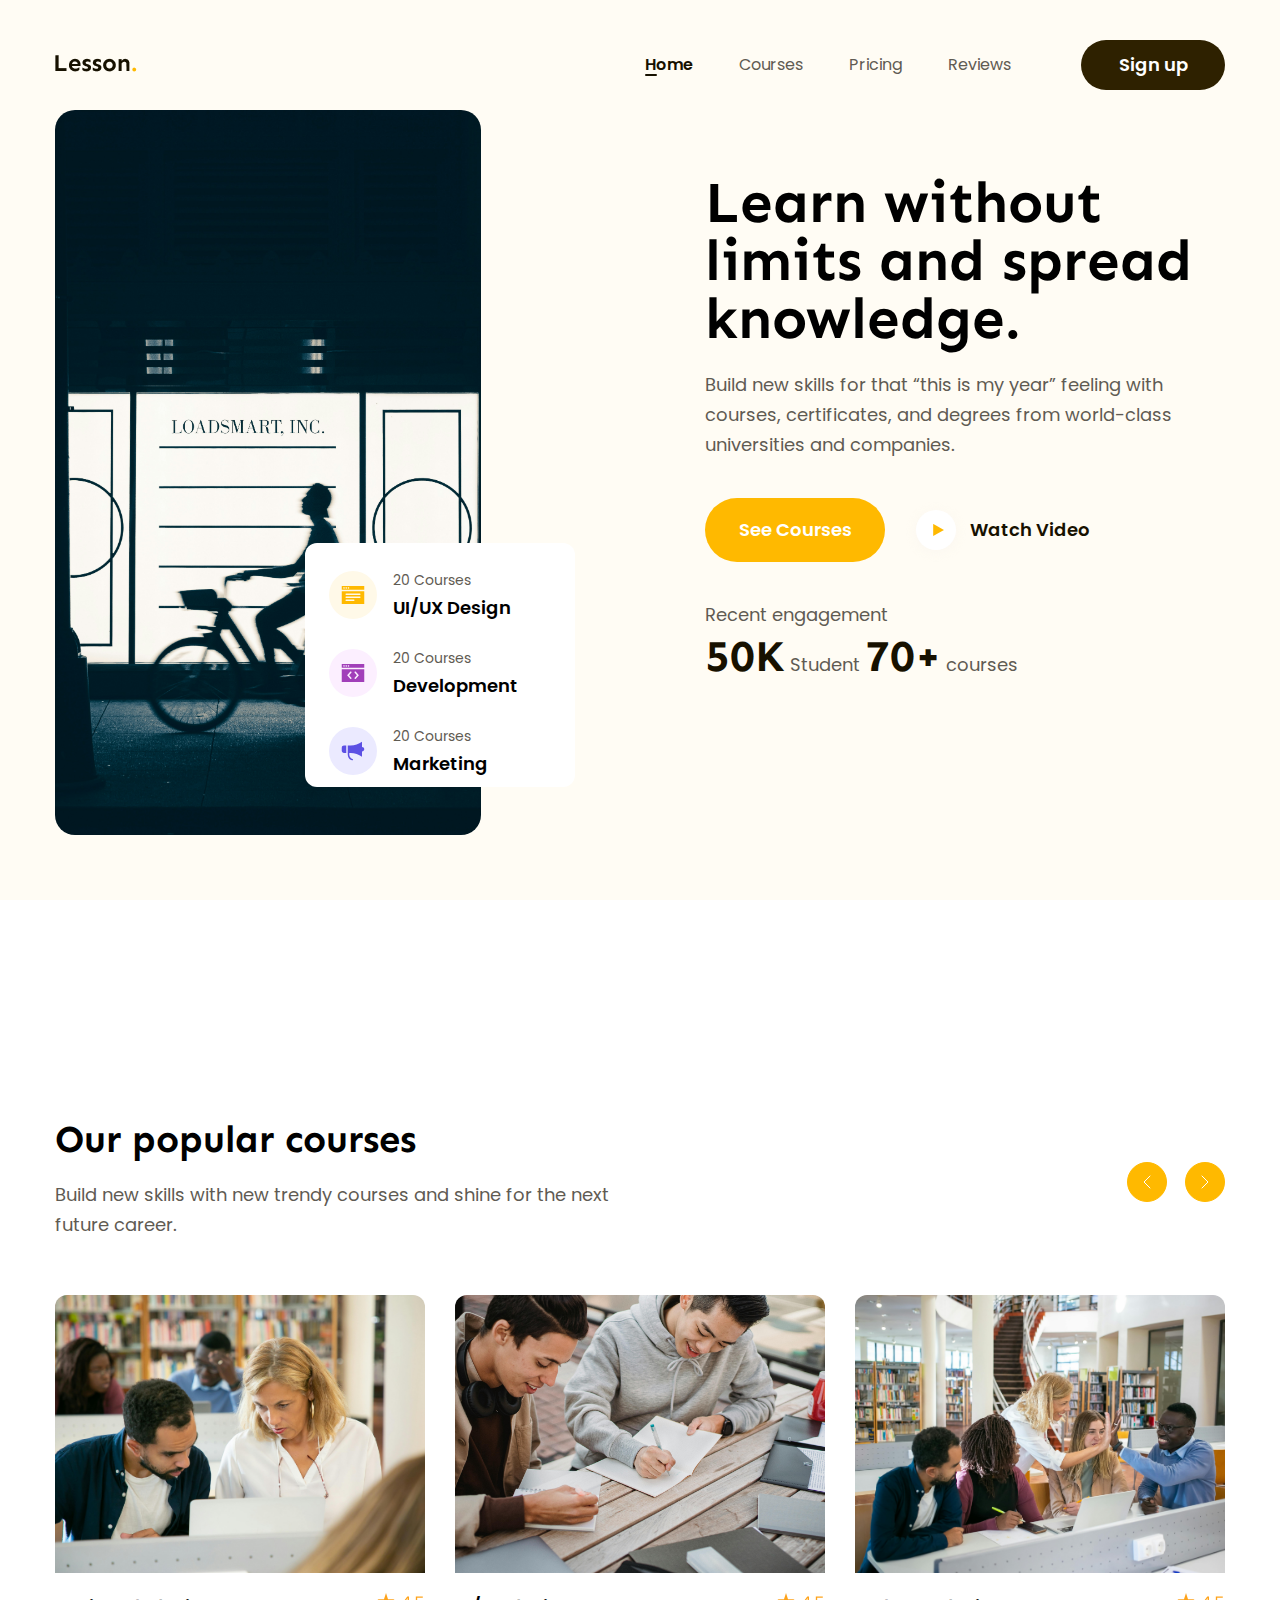
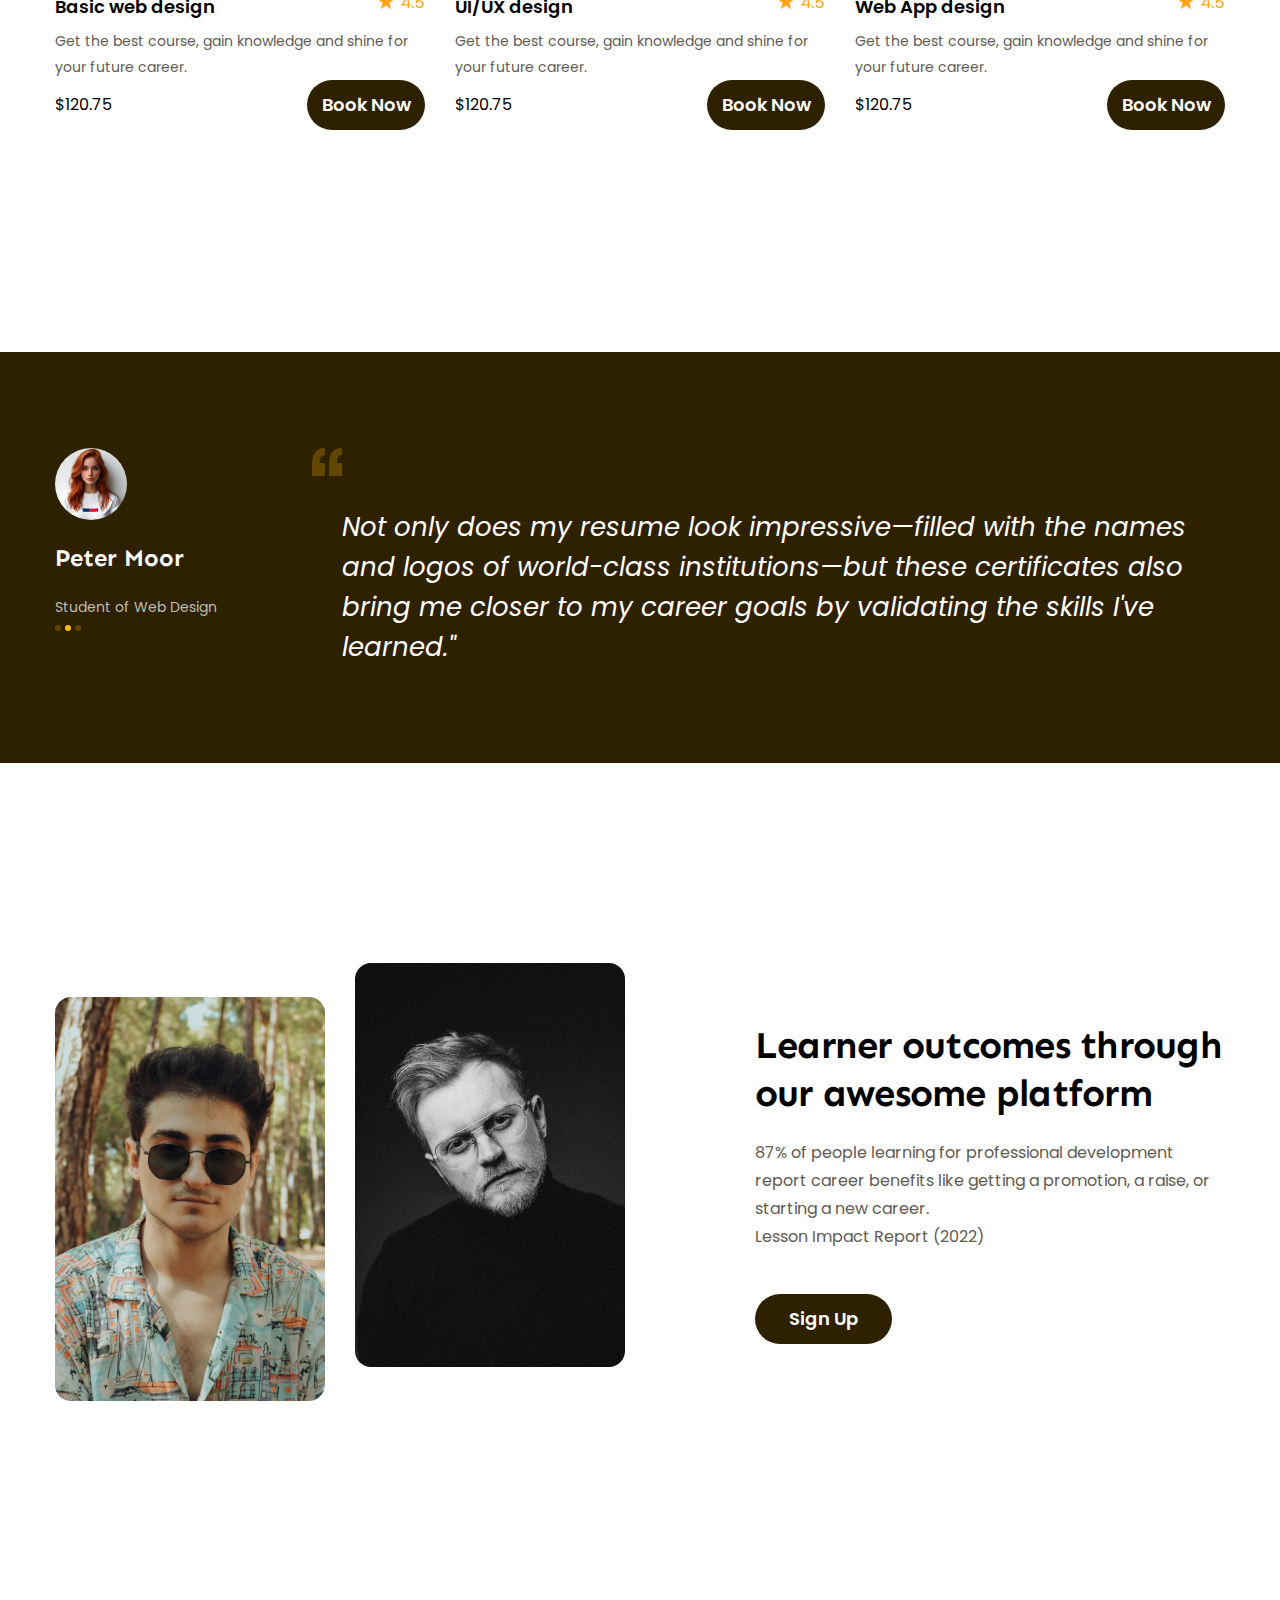
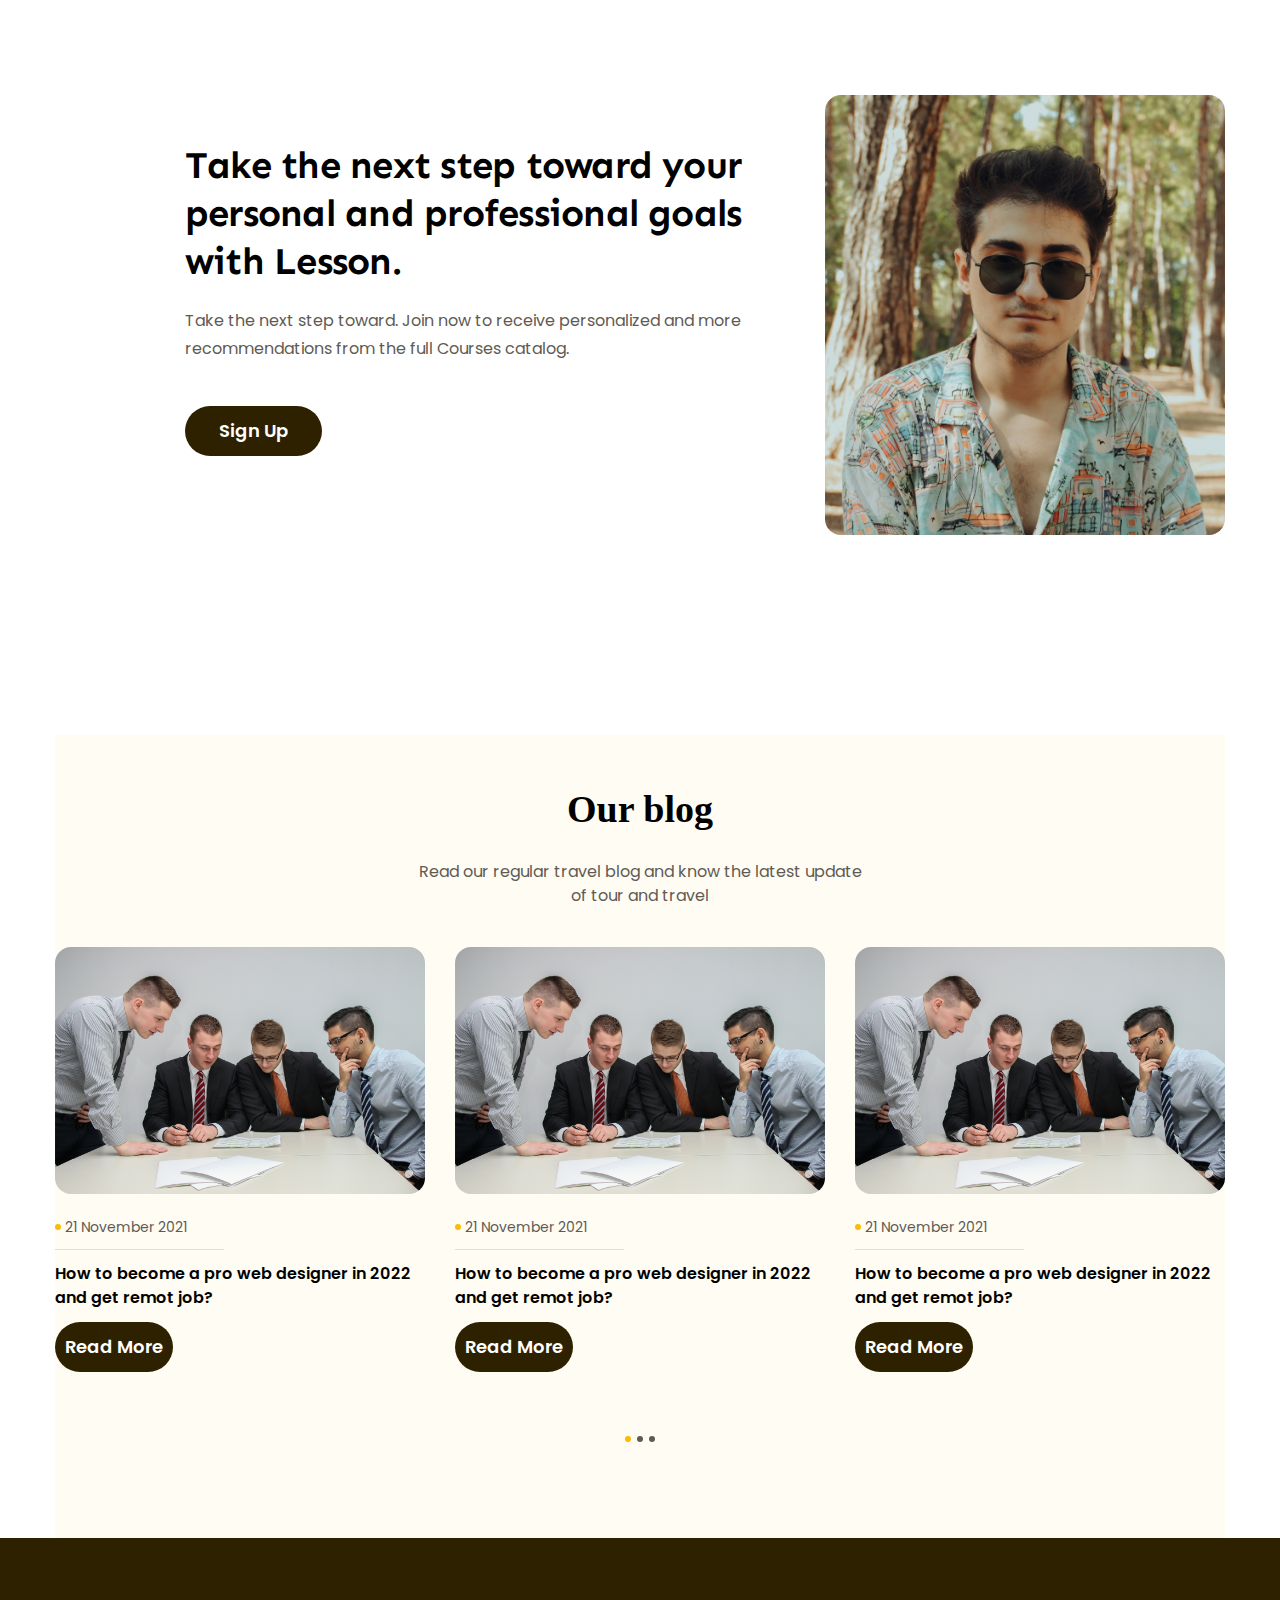
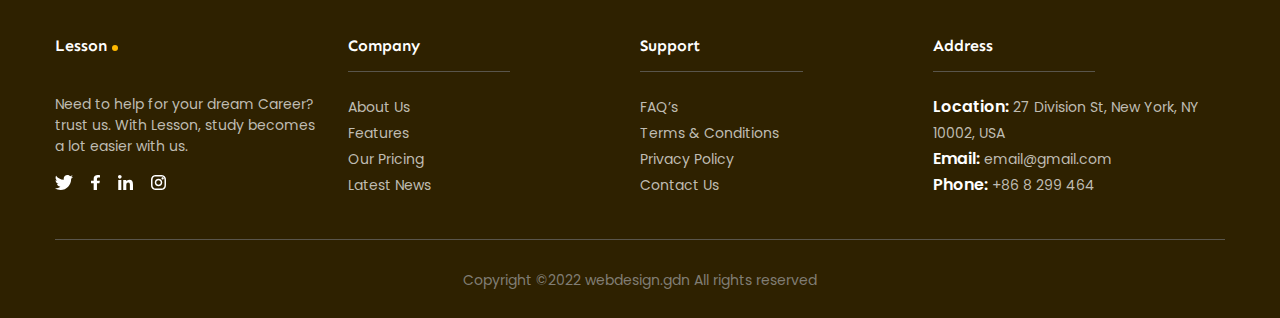
<file: index.html>
<!DOCTYPE html>
<html lang="en">
    <head>
        <meta charset="UTF-8" />
        <meta name="viewport" content="width=device-width, initial-scale=1.0" />
        <title>Project-2</title>
        <!-- reset  css -->
        <link rel="stylesheet" href="./static/css/reset.css" />
        <!-- style -->
        <link rel="stylesheet" href="./static/css/style.css" />
        <!-- embedding language -->
        <link rel="preconnect" href="https://fonts.googleapis.com" />
        <link rel="preconnect" href="https://fonts.gstatic.com" crossorigin />
        <link
            href="https://fonts.googleapis.com/css2?family=Host+Grotesk:ital,wght@0,300..800;1,300..800&family=Lato:ital,wght@0,100;0,300;0,400;0,700;0,900;1,100;1,300;1,400;1,700;1,900&family=Montserrat:ital,wght@0,100..900;1,100..900&family=Poppins:ital,wght@0,100;0,200;0,300;0,400;0,500;0,600;0,700;0,800;0,900;1,100;1,200;1,300;1,400;1,500;1,600;1,700;1,800;1,900&family=Roboto:ital,wght@0,100;0,300;0,400;0,500;0,700;0,900;1,100;1,300;1,400;1,500;1,700;1,900&display=swap"
            rel="stylesheet"
        />
        <link rel="preconnect" href="https://fonts.gstatic.com" crossorigin />
        <link
            href="https://fonts.googleapis.com/css2?family=Host+Grotesk:ital,wght@0,300..800;1,300..800&family=Lato:ital,wght@0,100;0,300;0,400;0,700;0,900;1,100;1,300;1,400;1,700;1,900&family=Montserrat:ital,wght@0,100..900;1,100..900&family=Poppins:ital,wght@0,100;0,200;0,300;0,400;0,500;0,600;0,700;0,800;0,900;1,100;1,200;1,300;1,400;1,500;1,600;1,700;1,800;1,900&family=Roboto:ital,wght@0,100;0,300;0,400;0,500;0,700;0,900;1,100;1,300;1,400;1,500;1,700;1,900&family=Sen:wght@400..800&display=swap"
            rel="stylesheet"
        />
        <!-- body -->
    </head>
    <body>
        <!-- header -->
        <header class="header">
            <div class="content">
                <nav class="navigation">
                    <a href="#!"
                        ><img
                            src="./static/image/icons.png"
                            alt=""
                            class="icons"
                    /></a>
                    <div class="nav-child">
                        <a href="#!">Home</a>
                        <a href="#!">Courses</a>
                        <a href="#!">Pricing</a>
                        <a href="#!">Reviews</a>
                    </div>
                    <div class="login">
                        <a href="" class="btn nav">Sign up</a>
                    </div>
                </nav>
            </div>
        </header>
        <main style="height: 50000">
            <!-- hero -->
            <div class="hero">
                <div class="content">
                    <div class="body">
                        <div class="thumb">
                            <img
                                class="images"
                                src="./static/image/thumb-1.jpg"
                                alt=""
                            />
                            <div class="stats">
                                <div class="box">
                                    <div class="row-second">
                                        <img
                                            src="./static/image/group-1.svg"
                                            alt=""
                                        />
                                        <div class="row-second-child">
                                            <p class="desc">20 Courses</p>
                                            <strong>UI/UX Design</strong>
                                        </div>
                                    </div>
                                </div>
                                <div class="box">
                                    <div class="row-second">
                                        <img
                                            src="./static/image/group-2.svg"
                                            alt=""
                                        />
                                        <div class="row-second-child">
                                            <p class="desc">20 Courses</p>
                                            <strong>Development</strong>
                                        </div>
                                    </div>
                                </div>
                                <div class="box">
                                    <div class="row-second">
                                        <img
                                            src="./static/image/group-3.svg"
                                            alt=""
                                        />
                                        <div class="row-second-child">
                                            <p class="desc">20 Courses</p>
                                            <strong>Marketing</strong>
                                        </div>
                                    </div>
                                </div>
                            </div>
                        </div>
                        <div class="info">
                            <h1 class="title lv1">
                                Learn without limits and spread knowledge.
                            </h1>
                            <p class="desc">
                                Build new skills for that “this is my year”
                                feeling with courses, certificates, and degrees
                                from world-class universities and companies.
                            </p>
                            <div class="row">
                                <a href="#!" class="btn course">See Courses</a>
                                <a href="#!" class="btn video">
                                    <div class="box">
                                        <img
                                            src="./static/image/Polygon 2.svg"
                                            alt=""
                                        />
                                    </div>
                                    <span>Watch Video</span></a
                                >
                            </div>
                            <div class="row last">
                                <p class="desc">Recent engagement</p>
                                <p class="desc">
                                    <strong>50K</strong> Student
                                    <strong>70+</strong> courses
                                </p>
                            </div>
                        </div>
                    </div>
                </div>
                </div>
                <!-- popular -->
                <div class="popular">
                <div class="content">
                    <div class="body-top">
                        <div class="info-head">
                            <h2 class="title lv2">Our popular courses</h2>
                            <p class="desc">Build new skills with new trendy courses and shine for the next future career.</p>
                        </div>
                        <div class="control">
                            <button class="control-btn">
                                <svg width="8" height="14" viewBox="0 0 8 14" fill="none" xmlns="http://www.w3.org/2000/svg">
                                    <path d="M7 1L1 7L7 13" stroke="currentColor" stroke-linecap="round" stroke-linejoin="round"/>
                                    </svg>
                                    
                            </button>
                        
                            <button class="control-btn">
                                <svg width="8" height="14" viewBox="0 0 8 14" fill="none" xmlns="http://www.w3.org/2000/svg">
                                    <path d="M1 1L7 7L1 13" stroke="currentColor" stroke-linecap="round" stroke-linejoin="round"/>
                                    </svg>                                    
                            </button>
                        </div>
                    </div>
                    <div class="list">
                        <div class="list-items">
                            <img src="./static/image/course-1.jpg" class="img thumb"></img>
                            <div class="title-header">
                                <strong class="product" >Basic web design</strong>
                                <img class="rate" src="./static/image/Rating.svg" alt="">
                            </div>
                            <p class="desc">Get the best course, gain knowledge and shine for your future career.</p>
                            <div class="row">
                                <strong class="price">$120.75</strong>
                                <a href="#!" class="btn control-product">Book Now</a>
                            </div>
                        </div>
                        <div class="list-items">
                            <img src="./static/image/course-2.jpg" class="img thumb"></img>
                            <div class="title-header">
                                <strong  class="product" >UI/UX design</strong>
                                <img class="rate" src="./static/image/Rating.svg" alt="">
                            </div>
                            <p class="desc">Get the best course, gain knowledge and shine for your future career.</p>
                            <div class="row">
                                <strong class="price">$120.75</strong>
                                <a href="#!" class="btn control-product">Book Now</a>
                            </div>
                        </div>
                        <div class="list-items">
                            <img src="./static/image/course-3.jpg" class="img thumb"></img>
                            <div class="title-header">
                                <strong  class="product">Web App design</strong>
                                <img class="rate" src="./static/image/Rating.svg" alt="">
                            </div>
                            <p class="desc">Get the best course, gain knowledge and shine for your future career.</p>
                            <div class="row">
                                <strong class="price">$120.75</strong>
                                <a href="#!" class="btn control-product">Book Now</a>
                            </div>
                        </div>
                    </div>
                </div>
                </div>
                <!-- feedback -->
                 <div class="feedback">
                    <div class="content">
                        <div class="feedback-list">
                            <div class="feedback-item">
                                <div class="info">
                                    <img class="avatar" src="./static/image/ui-face.jpg" alt="">
                                    <p class="title">Peter Moor</p>
                                    <p class="desc">Student of Web Design</p>
                                    <div class="dots">
                                        <span class="dot active"></span>
                                        <span class="dot "></span>
                                        <span class="dot"></span>
                                    </div>
                                </div>
                                <div class="content-child">
                                    <img src="./static/image/note.svg" alt="">
                                    <blockquote>Not only does my resume look impressive—filled with the names and logos of world-class institutions—but these certificates also bring me closer to my career goals by validating the skills I've learned." </blockquote>
                                </div>
                            </div>
                            <div class="feedback-item">
                                <div class="info">
                                    <img class="avatar" src="./static/image/ui-face.jpg" alt="">
                                    <p class="title">Peter Moor</p>
                                    <p class="desc">Student of Web Design</p>
                                    <div class="dots">
                                        <span class="dot"></span>
                                        <span class="dot active"></span>
                                        <span class="dot"></span>
                                    </div>
                                </div>
                                <div class="content-child">
                                    <img src="./static/image/note.svg" alt="">
                                    <blockquote>Not only does my resume look impressive—filled with the names and logos of world-class institutions—but these certificates also bring me closer to my career goals by validating the skills I've learned." </blockquote>
                                </div>
                            </div>
                            <div class="feedback-item">
                                <div class="info">
                                    <img class="avatar" src="./static/image/ui-face.jpg" alt="">
                                    <p class="title">Peter Moor</p>
                                    <p class="desc">Student of Web Design</p>
                                    <div class="dots">
                                        <span class="dot"></span>
                                        <span class="dot "></span>
                                        <span class="dot active"></span>
                                    </div>
                                </div>
                                <div class="content-child">
                                    <img src="./static/image/note.svg" alt="">
                                    <blockquote>Not only does my resume look impressive—filled with the names and logos of world-class institutions—but these certificates also bring me closer to my career goals by validating the skills I've learned." </blockquote>
                                </div>
                            </div>
                        </div>
                    </div>
                 </div>

                <!-- featured -->
                 <div class="featured">
                    <div class="content">
                        <div class="thumb">
                            <img src="./static/image/featured-1.jpg" alt="" class="images">
                            <img src="./static/image/featured-2.jpg" alt="" class="images">
                        </div>
                        <div class="info">
                            <h2 class="title">Learner outcomes through our awesome platform</h2>
                            <p class="desc">87% of people learning for professional development report career benefits like getting a promotion, a raise, or starting a new career.</p>
                            <p class="desc">Lesson Impact Report (2022)</p>
                            <a href="" class="btn">Sign Up</a>
                        </div>
                    </div>
                 </div>
                 <!-- featured-2 -->
                 <div class="featured second">
                    <div class="content">
                        <div class="thumb">
                            <img src="./static/image/featured-1.jpg" alt="" class="images">
                        </div>
                        <div class="info">
                            <h2 class="title">Take the next step toward your personal and professional goals with Lesson.</h2>
                            <p class="desc">Take the next step toward. Join now to receive personalized  and more recommendations from the full Courses catalog.</p>
                            <a href="" class="btn">Sign Up</a>
                        </div>
                    </div>
                 </div>
                <!-- blog -->
                 <div class="blog">
                    <div class="content">
                        <div class="info">
                            <h2 class="title">Our blog</h2>
                            <p class="desc">Read our regular travel blog and know the latest update of tour and travel</p>
                        </div>
                        <div class="blog-list">
                            <div class="blog-item">
                                <img src="./static/image/work-1.jpg" alt="" class="images">
                                <p class="desc">21 November 2021</p>
                                <strong class="desc-strong">How to become a pro web designer in 2022 and get remot job?</strong>
                                <a href="" class="btn">Read More </a>
                            </div>
                            <div class="blog-item">
                                <img src="./static/image/work-1.jpg" alt="" class="images">
                                <p class="desc">21 November 2021</p>
                                <strong class="desc-strong">How to become a pro web designer in 2022 and get remot job?</strong>
                                <a href="" class="btn">Read More </a>
                            </div>
                            <div class="blog-item">
                                <img src="./static/image/work-1.jpg" alt="" class="images">
                                <p class="desc">21 November 2021</p>
                                <strong class="desc-strong">How to become a pro web designer in 2022 and get remot job?</strong>
                                <a href="" class="btn">Read More </a>
                            </div>
                            <!-- blog-item2 -->
                            <div class="blog-item">
                                <img src="./static/image/work-1.jpg" alt="" class="images">
                                <p class="desc">21 November 2021</p>
                                <strong class="desc-strong">How to become a pro web designer in 2022 and get remot job?</strong>
                                <a href="" class="btn">Read More </a>
                            </div>
                            <div class="blog-item">
                                <img src="./static/image/work-1.jpg" alt="" class="images">
                                <p class="desc">21 November 2021</p>
                                <strong class="desc-strong">How to become a pro web designer in 2022 and get remot job?</strong>
                                <a href="" class="btn">Read More </a>
                            </div>
                            <div class="blog-item">
                                <img src="./static/image/work-1.jpg" alt="" class="images">
                                <p class="desc">21 November 2021</p>
                                <strong class="desc-strong">How to become a pro web designer in 2022 and get remot job?</strong>
                                <a href="" class="btn">Read More </a>
                            </div>
                            <!-- blog-item3 -->
                            <div class="blog-item">
                                <img src="./static/image/work-1.jpg" alt="" class="images">
                                <p class="desc">21 November 2021</p>
                                <strong class="desc-strong">How to become a pro web designer in 2022 and get remot job?</strong>
                                <a href="" class="btn">Read More </a>
                            </div>
                            <div class="blog-item">
                                <img src="./static/image/work-1.jpg" alt="" class="images">
                                <p class="desc">21 November 2021</p>
                                <strong class="desc-strong">How to become a pro web designer in 2022 and get remot job?</strong>
                                <a href="" class="btn">Read More </a>
                            </div>
                            <div class="blog-item">
                                <img src="./static/image/work-1.jpg" alt="" class="images">
                                <p class="desc">21 November 2021</p>
                                <strong class="desc-strong">How to become a pro web designer in 2022 and get remot job?</strong>
                                <a href="" class="btn">Read More </a>
                            </div>
                            
                        </div>
                        <div class="dots">
                            <div class="dot active"></div>
                            <div class="dot"></div>
                            <div class="dot"></div>
                        </div>
                    </div>
                 </div>
        </main>
        <footer>
            <div class="content">
                <div class="column">
                    <h3 class="title first">Lesson <span class="dot second"></span></h3>
                    <ul class="list">
                        <li class="item">
                            <p class="desc">Need to help for your dream Career? trust us. With Lesson, study becomes a lot easier with us.</p>
                        </li>
                    </ul>
                    <div class="social">
                        <div class="item-box">
                            <a href="#!"><img src="./static/image/Twitter.svg" alt="" class="icon"></a>
                        </div>
                        <div class="item-box">
                            <a href="#!"><img src="./static/image/Facebook.svg" alt="" class="icon"></a>
                        </div>
                        <div class="item-box">
                            <a href="#!"><img src="./static/image/linked_in.svg" alt="" class="icon"></a>
                        </div>
                        <div class="item-box">
                            <a href="#!"><img src="./static/image/Instagram.svg" alt="" class="icon"></a>
                        </div>
                    </div>
                </div>
                <div class="column">
                    <h3 class="title">Company</h3>
                    <ul class="list">
                        <li class="item">
                            <p class="desc">About Us</p>
                        </li>
                        <li class="item">
                            <p class="desc">Features</p>
                        </li>
                        <li class="item">
                            <p class="desc">Our Pricing</p>
                        </li>
                        <li class="item">
                            <p class="desc">Latest News</p>
                        </li>
                    </ul>
                </div>
                
                <div class="column">
                    <h3 class="title">Support</h3>
                    <ul class="list">
                        <li class="item">
                            <p class="desc">FAQ’s</p>
                        </li>
                        <li class="item">
                            <p class="desc">Terms & Conditions</p>
                        </li>
                        <li class="item">
                            <p class="desc">Privacy Policy</p>
                        </li>
                        <li class="item">
                            <p class="desc">Contact Us</p>
                        </li>
                    </ul>
                </div>

                <div class="column">
                    <h3 class="title">Address</h3>
                    <ul class="list">
                        <li class="item">
                            <p class="desc"><strong>Location:</strong> 27 Division St, New York, NY 10002, USA</p>
                        </li>
                        <li class="item">
                            <p class="desc"><a class="email-box" href="mailto:anhvo482004@gmail.com"><strong>Email:</strong> email@gmail.com</a></p>
                        </li>
                        <li class="item">
                            <p class="desc"><a class="email-box" href="tell:0868299464"><strong>Phone:</strong> +86 8 299 464</a></p>
                        </li>

                    </ul>
                </div>
                <div class="separate"></div>
            </div>
        </footer>
    </body>
</html>
</file>
<file: static/css/style.css>
*{
    padding: 0;
    margin: 0;
    box-sizing: border-box;
}
img{
    object-fit: cover;
}
html{
    font-size: 62.5%;
}
body{
    font-size: 1.6rem;
    font-family: "Poppins",sans-serif;
    scroll-behavior: smooth;
}
:root{
    --first-btn:#FFB900;
    --second-btn:##171100;
    --primary-color:#FFFCF4;
    --second-color:#2E2100;
    --second-font:"Sen", sans-serif;
}
/*------------------common------------------*/
.btn {
    display: inline-flex; 
    justify-content: center; 
    align-items: center;
    min-width: 118px;
    min-height: 50px;
    background: var(--first-btn);
    text-align: center;
    color: #FFFFFF;
    font-size: 1.8rem;
    font-weight: 600;
    line-height: 30px;
    border-radius: 25px;
    background-color: var(--second-color);
}
.btn:hover{
    opacity: 0.9;
}
a{
    text-decoration: none;
    color: #171100;
}
.desc{
    color: #5F5B53;
}
.title{
    font-family: var(--second-font);

    margin-bottom: 22px;
    word-wrap: break-word;
}
.lv1{
    font-size: 58px;
    font-weight: 700;
}
.lv2{
    font-size: 3.8rem;
    font-weight: 700;
}
/*------------------header------------------ */
.header{
    position: sticky;
    padding-top: 20px;
    top: -20px;
    min-height: 110px;
    max-width: 100vw;
    background: var(--primary-color); 
    z-index: 1;
}
.content{
    width: 1170px;
    margin: 0 calc((100vw - 1170px) / 2); 
}
.btn.nav:hover{
    background-color: var(--first-btn);
}
.navigation{
    padding-top: 20px;
    display: flex;
    align-items: center;
}
.nav-child{
    margin-left: auto;
}
.nav-child a{
    font-size: 1.6rem;
    font-weight: 400;
    line-height: 28px;
    color: #5F5B53;
}
.nav-child a:not(:last-child){
    margin-right: 42px;

}
.nav-child a:first-child{
    font-size: 1.6rem;
    font-weight: 600;
    line-height: 28px;
    color: #171100;
}
.nav-child a:first-child{
    position: relative;
    
}
.nav-child a:first-child::after{
    display: inline-block;
    position: absolute;
    bottom: 0;
    left: 0;
    content: "";
    width: 12px;
    height: 2px;
    background: #171100;
    border-radius: 1px;
}
.login{
    padding: 0 0 0 70px;
}

.btn.nav{
    width: 144px;
}
/*------------------hero------------------ */
.hero{
    height: calc(100vh - 110px);
    background: var(--primary-color);
}
.hero .body{
    display: flex;
    height: calc(100vh - 110px - 65px);
}
.hero .thumb , .hero .info{
    width: 50%;
    max-width: 50%;
    height: 100%;
}
.hero  .thumb{
    position: relative;
    vertical-align: bottom;
}
.hero .btn.course{
    background-color: var(--first-btn);
}
.hero .thumb .images {
    position: absolute;
    top: 0;
    left: 0;
    width: 82%; 
    height: 100%; 
    max-width: 685px;
    border-radius: 20px;
}
.thumb .stats{
    position: absolute;
    bottom: 48px;
    right: 0;
    width: 270px;
    height: 244px;
    border-radius: 12px;
    background: #FFFFFF;
}
.hero .row-second{
    display: flex;
    gap: 4px 16px;
    align-items: center;
}
.hero .row-second img{
    height: 48px;
    width: 48px;
}
.box{
    padding-top: 24px;
    padding-left: 24px;
}
.box + .box{
    padding-top: 22px;
}
.box strong{
    font-size: 1.8rem;
    font-weight: 600;
    line-height: 30px;
}
.box .desc
{
    font-size: 1.4rem;
    font-weight: 400;
    line-height: 26px;
}
.hero .info{
    margin-top: 64px;
    margin-left: 130px;
}


.hero .info .desc{
    font-size: 1.8rem;
    font-weight: 400;
    line-height: 30px;
    margin-bottom: 38px;
    word-wrap: break-word;
}
.hero .row{
    display: flex;
    align-items: center;
    margin-bottom: 38px;
}
.hero .row  .btn{
    width: 180px;
    height: 64px;
    border-radius: 32px;
}
.hero .row .btn:first-child{
    margin-right: 28px;
}
.hero .row .btn:last-child img{
    width: 12px;
    height: 12px;
    position: absolute;
    top: 50%;
    right: 30%;
    transform: translateY(-50%);
}
.hero .row .btn.video{
    display: flex;
    justify-content: center;
    align-items: center;
    background: var(--primary-color);
}
.hero .row .btn.video:hover{
    border: 1px solid #171100;
}
.hero .row .btn:last-child span{
    margin-left: 14px;
    font-size: 1.8rem;
    font-weight: 600;
    color: #171100;
}
.hero .btn .box{
    display: flex;
    justify-content: center;
    align-items: center;
    position: relative;
    background: #fff;
    width: 40px;
    height: 40px;
    border-radius: 999px;
    box-shadow: 0 2px 10px 2px rgb(244,241,234,0.3);
}
.hero .row.last {
    display: flex;
    flex-wrap: wrap; /* Cho phép phần tử xuống dòng */
}

.hero .row.last > .desc {
    width: 100%; 
}
.hero .row.last .desc:first-child{
    margin-bottom: 0;
}
.hero .row.last > .desc > strong{
    font-family: var(--second-font);
    font-size: 4.4rem;
    font-weight: 700;
    line-height: 54px;
    color: #171100;
    
}
/*------------------popular------------------ */
.popular{
    margin-top: 160px;
}
.popular .content{
    padding-top: 60px;
}
.body-top{
    display: flex;
}
.body-top .info-head{
    width: 50%;
}
.body-top .control{
    display: flex;
    gap: 18px;
    margin-left: auto;
    margin-top: 42px;
}
.popular .desc{
    font-size: 1.8rem;
    font-weight: 400;
    line-height: 30px;
}
.popular .control-btn{
    display: flex;
    justify-content: center;
    align-items: center;
    width: 40px;
    height: 40px;
    border: 1px solid var(--first-btn);
    border-radius: 999px;
    background-color: var(--first-btn);
    color: #fff;
    cursor: pointer;
}
.popular .control-btn:hover{
    background-color: #fff;
    color: var(--first-btn);
}
.popular .list{
    margin-top: 55px;
    display: flex;
    gap: 30px;
}
.popular .list-items{
    flex: 1;
    border-radius: 12px;
}
.popular .list-items .img.thumb{
    width: 100%;
    border-top-left-radius: 12px;
    border-top-right-radius: 12px;
    height: 278px;
}
.popular .title-header{
    display: flex;
    justify-content: space-between;
    align-items: center;

}
.popular .title-header .rate{
    object-fit: contain;
}
.popular .list .product{
    font-size: 1.8rem;
    font-weight: 600;
    line-height: 30px;
    margin: 16px 0 6px;
}
.popular .list .desc{
    font-size: 1.4rem;
    font-weight: 400;
    line-height: 26px;
}
.popular .row{
    display: flex;
    justify-content: space-between;
    align-items: center;
    padding-bottom: 22px;
}
.popular .btn.control-product:hover{
    background: var(--first-btn);
}
/*------------------feedback------------------ */
.feedback{
    margin-top: 200px;
    padding: 96px 0;
    background: #2E2100;
}
.feedback .feedback-list .feedback-item{
    display: flex;
}
.feedback .avatar{
    width: 72px;
    height: 72px;
    border-radius: 50%;
    margin-bottom: 18px;
} 
.feedback .title{
    font-family: var(--second-font);
    font-size: 2.4rem;
    font-weight: 700;
    line-height: 1.4;
    color: #fff;
}
.feedback .desc{
    font-size: 1.4rem;
    font-weight: 400;
    line-height: 1.5;
    color: #BFBCB2;
}
.feedback .dot{
    display: inline-block;
    width: 6px;
    height: 6px;
    background-color: #634700;
    border-radius: 50%;
}
.feedback .dots .active{
    background: #FFB900;
}
.feedback .info{
    margin-left: auto;
    width: 64%;
}
.feedback blockquote{
    font-size: 2.6rem;
    font-style: italic;
    font-weight: 400;
    line-height: 40px;
    color: #fff;
    margin-left: 30px;
    margin-top: 28px;
}
.feedback .feedback-list{
    display: flex;
    overflow: hidden;
}
.feedback .feedback-item{
    width: 100%;
    flex-shrink: 0;
    transition: all 0.3s ease;
    transform: translateX(-100%);
}
/*------------------featured------------------ */
.featured{
    margin-top: 200px;
    padding-bottom: 60px;
}
.featured .content{
    display: flex;
}
.featured .images{
    width: 270px;
    height: 404px;
    border-radius: 16px;
}
.featured .images:first-child{
    margin-top: 34px;
}
.featured .thumb {
    gap: 30px;
    display: flex;
}
.featured .info  .title{
    font-family: var(--second-font);
    font-size: 3.8rem;
    font-weight: 700;
    line-height: 48px;
    letter-spacing: -0.02em;

}
.featured .info .desc{
font-size: 1.6rem;
font-weight: 400;
line-height: 28px;
}
.featured .info{
    display: flex;
    flex-direction: column;
    align-items: flex-start;
    justify-content: center;
    margin-left:130px;
}
.featured a.btn{
    margin-top: 43px;
    width: 137px;
}
.featured a.btn:hover{
    background: var(--first-btn);
}
/*------------------featured second------------------ */
.featured.second .content{
    flex-direction: row-reverse;
}
.featured.second  .info{
}
.featured.second .images{
    width: 400px;
    height: 440px;
}
/*------------------blog------------------ */
.blog{
    margin-top: 140px;
}
.blog .content{
    padding-top: 46px;
    background-color: var(--primary-color);
    padding-bottom: 96px;

}
.blog .title{
    font-family: --second-font;
    font-size: 3.8rem;
    font-weight: 700;
    line-height: 1.5;
    text-align: center;
}
.blog .info>.desc{
    text-align: center;
    font-size: 1.6rem;
    font-weight: 400;
    line-height: 1.5;
    width: 448px;
    margin: 16px auto;
}
.blog .images{
    width: 100%;
    border-radius: 16px;
    margin-bottom:8px ;
}
.blog .blog-list{
    width: 100%;
    gap: 30px;
    margin-top: 39px;
    display: flex;
    overflow: hidden;
}
.blog .blog-item{
    width: calc((100% - 60px) / 3);
    flex-shrink: 0;
    transition: all .3s ease;
    transform: translateX(calc(-100% - 30px)); 
    /* container  100% / 3 => 3 item  for  one item  is 30 px right-left  2*30 = 60px  => 100% - 60  / 3  => item kind  */
 }
.blog-item .desc{
    display: inline-flex;
    align-items: center;
    position: relative;
    font-size: 1.4rem;
    font-weight: 400;
    line-height: 1.5;
    padding: 12px 10px;
}
.blog-item .desc::before{
    position: absolute;
    left: 0;
    content: "";
    display: inline-block;
    width: 6px;
    height: 6px;
    border-radius: 50%;
    background: var(--first-btn);
}
.blog-item .desc::after{
    position: absolute;
    bottom: 0;
    left: 0;
    right: -27px;
    content: "";
    display: inline-block;
    height: 1px;
    background-color: #E2DFDA;
}
.blog-item .desc-strong{
    display: block;
    margin: 12px 0;
    font-size: 1.6rem;
    font-weight: 600;
    line-height: 1.5;
}
.blog .btn{
    width: 118px;
    margin-bottom: 28px;
}
.blog .dots{
    margin-top: 36px;
    display: flex;
    gap: 6px;
    justify-content: center;
}
.blog .btn:hover{
    background: var(--first-btn);
}
.blog .dot{
    width: 6px;
    height: 6px;
    border-radius: 50%;
    background-color: #5F5B53;
    cursor: pointer;
}
.blog .dots .active{
    background: #FFB900;
    cursor: default;
}
/*------------------footer------------------ */
footer{
    background-color: #2E2100;
}
footer .content{
    display: flex;
    flex-wrap: wrap;
    background: #2E2100;
    padding-bottom: 50px;
}
footer .column{
    padding: 96px 0 0;
    width: calc(100% / 4);
}
footer  .title{
    
    position: relative;
    color: #fff;
    font-size: 1.6rem;
    font-weight: 600;
    line-height: 1.5;
    padding-bottom: 14px;
}
footer  .title::before{
    content: "";
    position: absolute;
    bottom: 0;
    left: 0;
    right: 130px;
    height: 1px;
    background: #59554B;
}
footer .column .title.first::before{
    content: none;
}
footer .column .title.first .dot.second{
    display: inline-block;
    height: 6px;
    width: 6px;
    background: var(--first-btn);
    border-radius: 50%;
}
footer .column:first-child .desc{
    width: 267px;
    font-size: 1.4rem;
    font-weight: 400;
    line-height: 1.5;
}
footer .desc{
    color: #BFBCB2;
    font-size: 1.4rem;
    font-weight: 400;
    line-height: 26px;

}
footer .column strong{
    color: #ffffff;
    font-size: 1.6rem;
    font-weight: 600;
}
footer .column a.email-box{
    color: #BFBCB2;
}
footer .social{
    padding: 18px 0;
    display: flex;
    gap: 18px;
}
footer .separate{
    display: flex;
    width: 100%;
    height: 1px;
    background: #59554B;
    margin: 28px 0;
}
footer .separate::after{
    content: "Copyright ©2022 webdesign.gdn All rights reserved";
    color: #807D74;
    margin-top: 28px;
    font-size: 1.4rem;
    font-weight: 400;
    line-height: 26px;
    margin: 0 auto;
    padding:28px 0 ;
}
</file>
